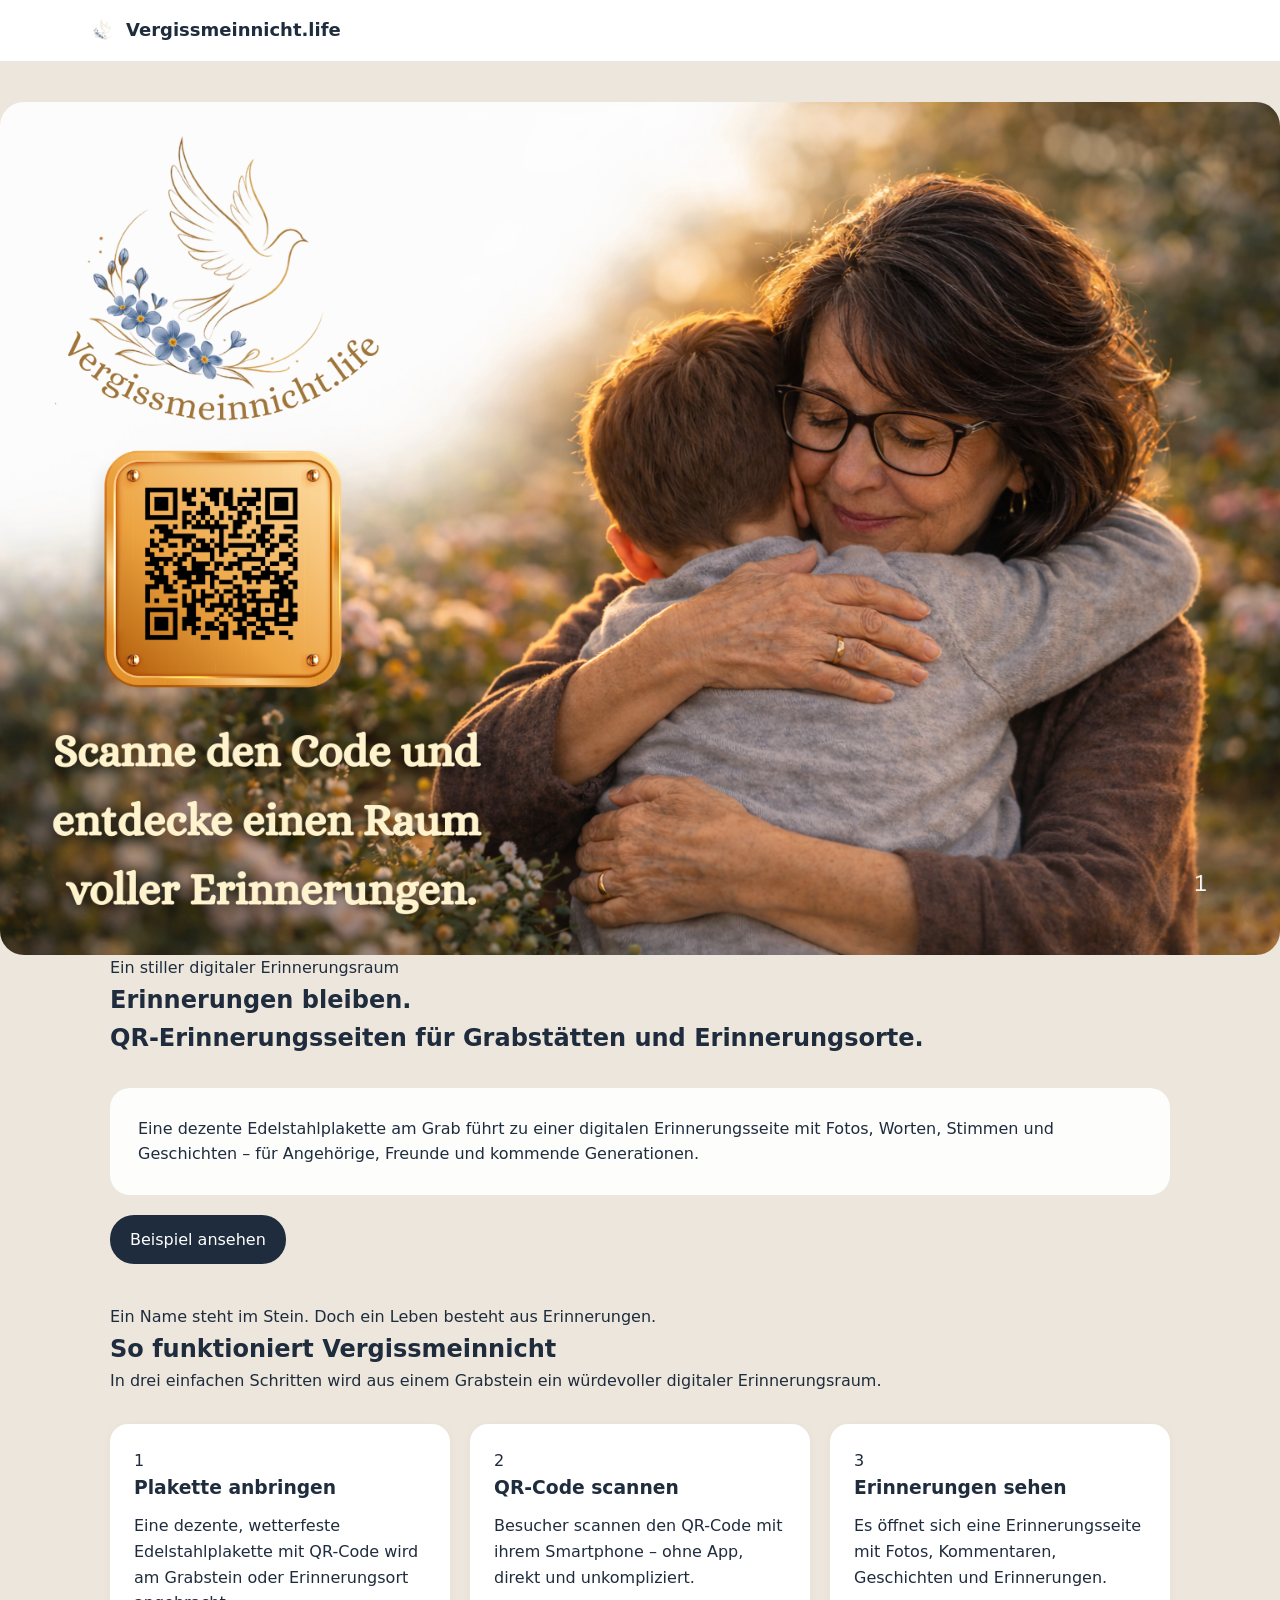
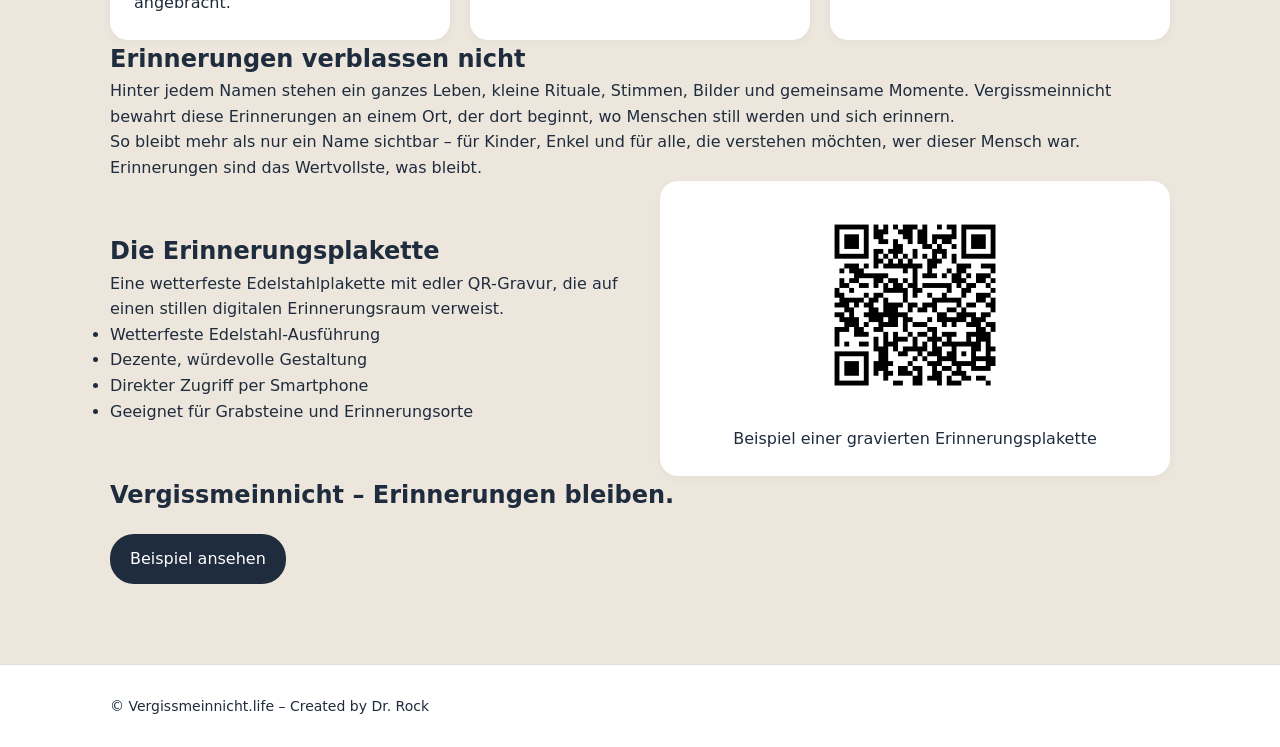
<file: index.html>
<!DOCTYPE html>
<html lang="de">
<head>

<meta charset="UTF-8">
<meta name="viewport" content="width=device-width, initial-scale=1.0">

<title>Vergissmeinnicht.life – Erinnerungen bleiben</title>

<meta name="description" content="Vergissmeinnicht verbindet eine dezente Edelstahlplakette mit QR-Code am Grab mit einem digitalen Erinnerungsraum für Fotos, Worte und Geschichten.">

<link rel="icon" type="image/png" href="favicon.png">
<link rel="stylesheet" href="style.css">

</head>

<body>

<header class="site-header">
<div class="container header-inner">

<a href="index.html" class="brand">
<img src="logo-icon.png" alt="Vergissmeinnicht Logo" class="brand-logo">
<span class="brand-name">Vergissmeinnicht.life</span>
</a>

</div>
</header>

<main>

<section class="hero">

<img src="vergissmeinnicht-hero.png" alt="Vergissmeinnicht Hero Bild" class="hero-bg">

<div class="hero-overlay"></div>

<div class="container hero-content">

<div class="hero-copy">

<div class="hero-kicker">
Ein stiller digitaler Erinnerungsraum
</div>

<h1>
Erinnerungen bleiben.
</h1>

<h2 class="hero-subheadline">
QR-Erinnerungsseiten für Grabstätten und Erinnerungsorte.
</h2>

<p class="hero-text">
Eine dezente Edelstahlplakette am Grab führt zu einer digitalen Erinnerungsseite
mit Fotos, Worten, Stimmen und Geschichten – für Angehörige, Freunde und kommende Generationen.
</p>

<div class="hero-actions">

<a href="demo.html" class="button-primary">
Beispiel ansehen
</a>

</div>

</div>

</div>

</section>

<section class="intro-statement">

<div class="container intro-statement-inner">

<p>
Ein Name steht im Stein. Doch ein Leben besteht aus Erinnerungen.
</p>

</div>

</section>

<section class="how-it-works">

<div class="container">

<h2>
So funktioniert Vergissmeinnicht
</h2>

<p class="section-lead">
In drei einfachen Schritten wird aus einem Grabstein ein würdevoller digitaler Erinnerungsraum.
</p>

<div class="steps-grid">

<article class="step-card">

<div class="step-number">1</div>

<h3>
Plakette anbringen
</h3>

<p>
Eine dezente, wetterfeste Edelstahlplakette mit QR-Code wird am Grabstein oder Erinnerungsort angebracht.
</p>

</article>

<article class="step-card">

<div class="step-number">2</div>

<h3>
QR-Code scannen
</h3>

<p>
Besucher scannen den QR-Code mit ihrem Smartphone – ohne App, direkt und unkompliziert.
</p>

</article>

<article class="step-card">

<div class="step-number">3</div>

<h3>
Erinnerungen sehen
</h3>

<p>
Es öffnet sich eine Erinnerungsseite mit Fotos, Kommentaren, Geschichten und Erinnerungen.
</p>

</article>

</div>

</div>

</section>

<section class="emotion-section">

<div class="container emotion-grid">

<div class="emotion-copy">

<h2>
Erinnerungen verblassen nicht
</h2>

<p>
Hinter jedem Namen stehen ein ganzes Leben, kleine Rituale, Stimmen, Bilder und gemeinsame Momente.
Vergissmeinnicht bewahrt diese Erinnerungen an einem Ort, der dort beginnt, wo Menschen still werden und sich erinnern.
</p>

<p>
So bleibt mehr als nur ein Name sichtbar – für Kinder, Enkel und für alle, die verstehen möchten, wer dieser Mensch war.
</p>

</div>

<div class="emotion-quote">

<blockquote>
Erinnerungen sind das Wertvollste, was bleibt.
</blockquote>

</div>

</div>

</section>

<section class="product-section">

<div class="container product-grid">

<div class="product-copy">

<h2>
Die Erinnerungsplakette
</h2>

<p>
Eine wetterfeste Edelstahlplakette mit edler QR-Gravur, die auf einen stillen digitalen Erinnerungsraum verweist.
</p>

<ul class="product-list">

<li>Wetterfeste Edelstahl-Ausführung</li>
<li>Dezente, würdevolle Gestaltung</li>
<li>Direkter Zugriff per Smartphone</li>
<li>Geeignet für Grabsteine und Erinnerungsorte</li>

</ul>

</div>

<div class="product-card">

<div class="product-card-inner">

<div class="steel-plaque">

<img src="qr.png" alt="QR-Code Beispiel" class="product-qr">

</div>

<div class="product-card-text">
Beispiel einer gravierten Erinnerungsplakette
</div>

</div>

</div>

</div>

</section>

<section class="final-cta">

<div class="container final-cta-inner">

<h2>
Vergissmeinnicht – Erinnerungen bleiben.
</h2>

<div class="hero-actions">

<a href="demo.html" class="button-primary">
Beispiel ansehen
</a>

</div>

</div>

</section>

</main>

<footer class="site-footer">

<div class="container footer-inner">

<div>
© Vergissmeinnicht.life – Created by Dr. Rock
</div>

</div>

</footer>

</body>
</html>
</file>
<file: style.css>
*{
margin:0;
padding:0;
box-sizing:border-box;
}

body{
font-family:system-ui,-apple-system,Segoe UI,Roboto,Arial,sans-serif;
background:#ece6dc;
color:#1f2c3d;
line-height:1.6;
}

.container{
max-width:1100px;
margin:auto;
padding:0 20px;
}

/* HEADER */

.site-header{
background:white;
border-bottom:1px solid #e6e6e6;
position:sticky;
top:0;
z-index:10;
}

.header-inner{
display:flex;
align-items:center;
justify-content:space-between;
padding:16px 0;
}

.brand{
display:flex;
align-items:center;
text-decoration:none;
color:#1f2c3d;
font-weight:600;
font-size:18px;
}

.brand-logo{
width:28px;
margin-right:8px;
}

.header-nav{
display:flex;
align-items:center;
}

.header-nav a{
margin-left:22px;
text-decoration:none;
color:#1f2c3d;
font-size:15px;
}

.header-button{
background:#1f2c3d;
color:white;
padding:10px 18px;
border-radius:24px;
text-decoration:none;
font-size:14px;
}

/* HERO */

.hero{
padding:40px 0;
}

.hero img{
width:100%;
border-radius:24px;
display:block;
}

.hero-text{
margin-top:30px;
background:rgba(255,255,255,0.92);
padding:28px;
border-radius:20px;
}

.hero-text h1{
font-size:40px;
margin-bottom:12px;
}

.hero-actions{
margin-top:20px;
}

/* BUTTONS */

.button-primary{
background:#1f2c3d;
color:white;
padding:12px 20px;
border-radius:24px;
text-decoration:none;
margin-right:10px;
display:inline-block;
}

.button-secondary{
border:1px solid #1f2c3d;
padding:12px 20px;
border-radius:24px;
text-decoration:none;
color:#1f2c3d;
display:inline-block;
}

/* SECTIONS */

.section{
padding:70px 0;
}

.section h2{
font-size:32px;
margin-bottom:14px;
}

.section p{
max-width:700px;
}

/* STEPS */

.steps-grid{
display:grid;
grid-template-columns:repeat(3,1fr);
gap:20px;
margin-top:30px;
}

.step-card{
background:white;
padding:24px;
border-radius:18px;
box-shadow:0 2px 10px rgba(0,0,0,0.04);
}

.step-card h3{
margin-bottom:10px;
}

/* PRODUCT */

.product-grid{
display:grid;
grid-template-columns:1fr 1fr;
gap:40px;
align-items:center;
}

.product-card{
background:white;
padding:24px;
border-radius:18px;
text-align:center;
box-shadow:0 2px 10px rgba(0,0,0,0.04);
}

.product-card img{
width:200px;
margin-bottom:14px;
}

/* FOOTER */

.site-footer{
margin-top:80px;
border-top:1px solid #ddd;
padding:30px 0;
font-size:14px;
background:white;
}

.footer-inner{
display:flex;
justify-content:space-between;
align-items:center;
}

.footer-inner a{
color:#1f2c3d;
text-decoration:none;
margin-left:14px;
}

/* MOBILE */

@media(max-width:900px){

.header-nav{
display:none;
}

.hero-text h1{
font-size:32px;
}

.steps-grid{
grid-template-columns:1fr;
}

.product-grid{
grid-template-columns:1fr;
}

.footer-inner{
flex-direction:column;
gap:10px;
}

}
</file>
